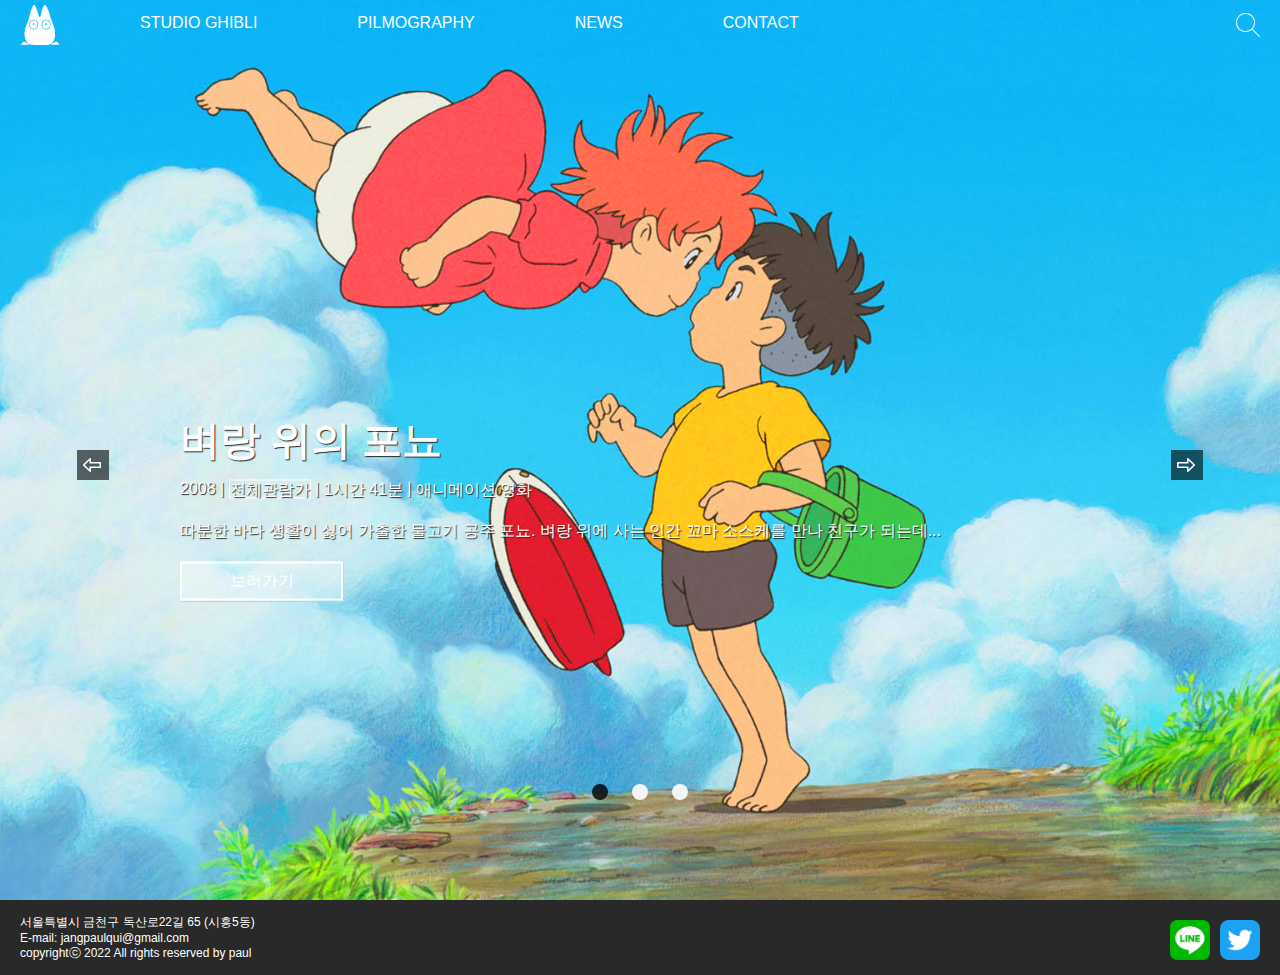
<file: index.html>
<!DOCTYPE html>
<html lang="ko">
<head>
    <meta charset="UTF-8">
    <meta http-equiv="X-UA-Compatible" content="IE=edge">
    <meta name="viewport" content="width=device-width, initial-scale=1.0">
    <title>GHIBLI STUDIO</title>
    <script src="js/script.js"></script>
    <link rel="stylesheet" href="css/common.css">
    <link rel="stylesheet" href="css/style.css">
</head>
<body>
    <!-- 1. header -->
    
    <header>
		<div class="innerBox">
            <h1 class="logo"><a href="#"><img src="images/home.png" alt="ghibli logo"></a></h1>
            <ul id="nav">
                <li><a href="./stdio.html">STUDIO GHIBLI</a></li>
                <li><a href="./pilmo.html">PILMOGRAPHY</a></li>
                <li><a href="./news.html">NEWS</a></li>
                <li><a href="./contact.html">CONTACT</a></li>
            </ul>
			<div class="rightGnb">
                <a href="#"><img src="images/search-thin-24.png" alt="search button"></a>
            </div>
            <!-- ham menu -->
            <!-- <div class="ham"><a href="#"><img src="images/w_ham.png" alt="hamburger button"></a></div>00 -->
            <input class="burger-check" type="checkbox" id="burger-check" />
            <label class="burger-icon" for="burger-check">
                <span class="burger-sticks"></span>
            </label>
            <div class="ham-menu">
            <div class="back"></div>
            <ul class="hamGnb">
                <li><a href="./stdio.html">STUDIO GHIBLI</a></li>
                <li><a href="./pilmo.html">PILMOGRAPHY</a></li>
                <li><a href="./news.html">NEWS</a></li>
                <li><a href="./contact.html">CONTACT</a></li>
            </ul>               
            <ul class="ham-icon">
                <li><a href="#"><img src="images/twitter_icon.png" alt="twitter"></a></li>
                <li><a href="#"><img src="images/line_icon.png" alt="line"></a></li>
            </ul>
</div>
		</div>
	</header>

    <!-- 2. #mainBanner -->
    <div id="mainBanner">
        <div class="bannerWrap">
            <ul class="banner">
                <li class="b1"><a href="#"></a>
                    <div class="wordWrap">
                        <h2 class="title">벼랑 위의 포뇨</h2>
                        <p><span>2008</span> | <span class="sq">전체관람가</span> | <span>1시간 41분</span> | <span>애니메이션 영화</span></p>
                        <p>따분한 바다 생활이 싫어 가출한 물고기 공주 포뇨. 벼랑 위에 사는 인간 꼬마 소스케를 만나 친구가 되는데...</p>
                        <button><a href="./pilmo.html">보러가기</a></button>
                    </div>
                </li>
                <li class="b2"><a href="#"></a>
                    <div class="wordWrap">
                        <h2 class="title">센과 치히로의 행방불명</h2>
                        <p><span>2001</span> | <span class="sq">전체관람가</span> | <span>2시간 5분</span> | <span>애니메이션 영화</span></p>
                        <p>마녀가 지배하는 신비한 세계에 발을 들여놓은 치히로. 마녀에게 거역하는 자는 동물로 변하게 되는데...</p>
                        <button><a href="./pilmo.html">보러가기</a></button>
                    </div>
                </li>
                <li class="b3"><a href="#"></a>
                    <div class="wordWrap">
                        <h2 class="title">하울의 움직이는 성</h2>
                        <p><span>2004</span> | <span class="sq">전체관람가</span> | <span>1시간 59분</span> | <span>도서 원작 애니메이션</span></p>
                        <p>아버지가 물려준 모자 가게를 지키는 수수한 소녀 소피. 전쟁도, 미녀의 심장을 노리는 마법사의 소문도 먼 세상 이야기일 뿐...</p>
                        <button><a href="./pilmo.html">보러가기</a></button>
                    </div>
                </li>
            </ul>
        </div>
        <div class="arrowBtn">
            <a href="#" class="leftBtn"><img src="images/arrow-left-alt-lined-24.png" alt=""></a>
            <a href="#" class="rightBtn"><img src="images/arrow-right-alt-lined-24.png" alt=""></a>
        </div>
        <ul class="pager">
            <li class="active"><a href="#">1</a></li>
            <li><a href="#">2</a></li>
            <li><a href="#">3</a></li>
        </ul>
    </div>
    <!-- 3. footer -->
    <footer>
        <div class="innerBox">
            <div class="footLeft">
                <address>
                    <p>서울특별시 금천구 독산로22길 65 (시흥5동)</p>
                    <p><span>E-mail:</span> jangpaulqui@gmail.com</p>
                    <p class="copy">copyrightⓒ 2022 All rights reserved by paul</p>
                </address>
            </div>
            <ul class="footRight">
                <li><a href="#"><img src="images/line_icon.png" alt="sns icon line"></a></li>
                <li><a href="#"><img src="images/twitter_icon.png" alt="sns icon twitter"></a></li>
            </ul>
        </div>
    </footer>
</body>
</html>
</file>
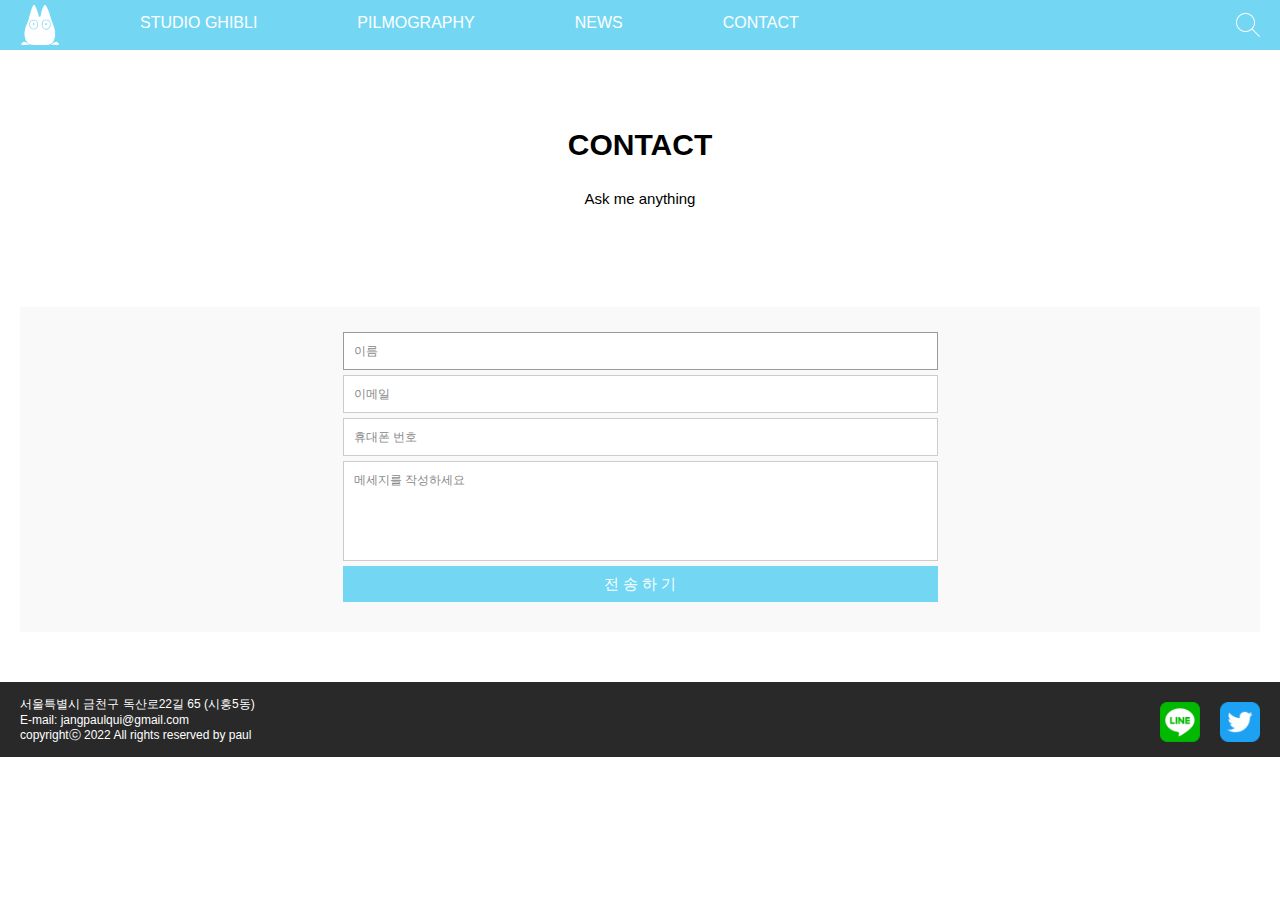
<file: contact.html>
<!DOCTYPE html>
<html lang="ko">
<head>
    <meta charset="UTF-8">
    <meta http-equiv="X-UA-Compatible" content="IE=edge">
    <meta name="viewport" content="width=device-width, initial-scale=1.0">
    <title>GHIBLI STUDIO</title>
    <link rel="stylesheet" href="https://cdn.jsdelivr.net/npm/swiper@8/swiper-bundle.min.css"/>
    <script src="https://cdn.jsdelivr.net/npm/swiper@8/swiper-bundle.min.js"></script>
    <link rel="stylesheet" href="css/contact.css">
</head>
<body>
    <!-- 1. header -->
    
    <header>
		<div class="innerBox">
            <h1 class="logo"><a href="./index.html"><img src="images/home.png" alt="ghibli logo"></a></h1>
            <ul id="nav">
                <li><a href="./stdio.html">STUDIO GHIBLI</a></li>
                <li><a href="./pilmo.html">PILMOGRAPHY</a></li>
                <li><a href="./news.html">NEWS</a></li>
                <li><a href="./contact.html">CONTACT</a></li>
            </ul>
			<div class="rightGnb">
                <a href="#"><img src="images/search-thin-24.png" alt="search button"></a>
            </div>
            <input class="burger-check" type="checkbox" id="burger-check" />
            <label class="burger-icon" for="burger-check">
                <span class="burger-sticks"></span>
            </label>
            <div class="ham-menu">
            <div class="back"></div>
            <ul class="hamGnb">
                <li><a href="./stdio.html">STUDIO GHIBLI</a></li>
                <li><a href="./pilmo.html">PILMOGRAPHY</a></li>
                <li><a href="./news.html">NEWS</a></li>
                <li><a href="./contact.html">CONTACT</a></li>
            </ul>               
            <ul class="ham-icon">
                <li><a href="#"><img src="images/twitter_icon.png" alt="twitter"></a></li>
                <li><a href="#"><img src="images/line_icon.png" alt="line"></a></li>
            </ul>
		</div>
	</header>

    <!-- 2. #container -->
    <div id="container">
        <div class="innerBox">
            <div class="titleWrap">
                <h2>CONTACT</h2>
                <p class="description">Ask me anything</p>
            </div>
            <form id="contact" action="" method="post">
                <fieldset>
                  <input placeholder="이름" type="text" tabindex="1" required autofocus>
                </fieldset>
                <fieldset>
                  <input placeholder="이메일" type="email" tabindex="2" required>
                </fieldset>
                <fieldset>
                  <input placeholder="휴대폰 번호" type="tel" tabindex="3" required>
                </fieldset>
                <fieldset>
                  <textarea placeholder="메세지를 작성하세요" tabindex="5" required></textarea>
                </fieldset>
                <fieldset>
                  <button name="submit" type="submit" id="contact-submit" data-submit="...Sending">전 송 하 기</button>
                </fieldset>
              </form>
        </div>
    </div>
    <!-- 3. footer -->
    <footer>
        <div class="innerBox">
            <div class="footLeft">
                <address>
                    <p>서울특별시 금천구 독산로22길 65 (시흥5동)</p>
                    <p><span>E-mail:</span> jangpaulqui@gmail.com</p>
                    <p class="copy">copyrightⓒ 2022 All rights reserved by paul</p>
                </address>
            </div>
            <ul class="footRight">
                <li><a href="#"><img src="images/line_icon.png" alt="sns icon line"></li>
                <li><a href="#"><img src="images/twitter_icon.png" alt="sns icon twitter"></a></li>
            </ul>
        </div>
    </footer>
</body>
</html>
</file>
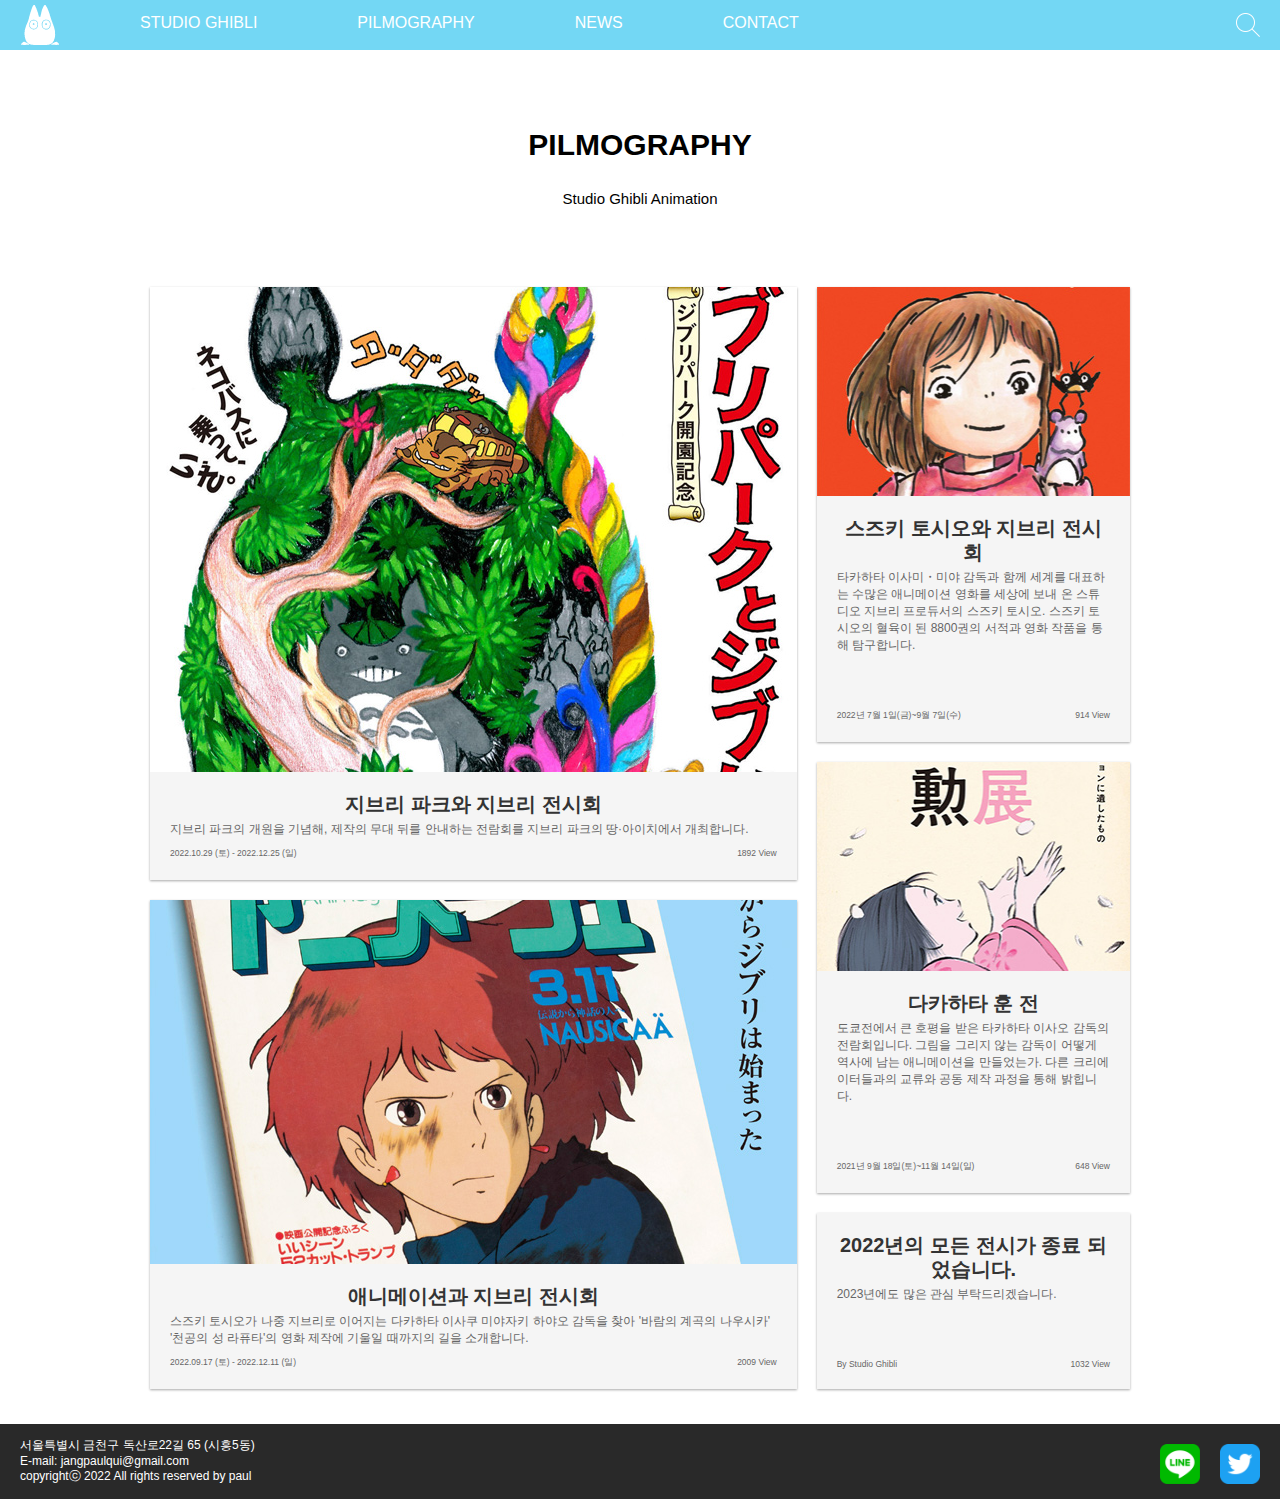
<file: news.html>
<!DOCTYPE html>
<html lang="ko">
<head>
    <meta charset="UTF-8">
    <meta http-equiv="X-UA-Compatible" content="IE=edge">
    <meta name="viewport" content="width=device-width, initial-scale=1.0">
    <title>GHIBLI STUDIO</title>
    <link rel="stylesheet" href="https://cdn.jsdelivr.net/npm/swiper@8/swiper-bundle.min.css"/>
    <script src="https://cdn.jsdelivr.net/npm/swiper@8/swiper-bundle.min.js"></script>
    <link rel="stylesheet" href="css/news.css">
</head>
<body>
    <!-- 1. header -->
    
    <header>
		<div class="innerBox">
            <h1 class="logo"><a href="./index.html"><img src="images/home.png" alt="ghibli logo"></a></h1>
            <ul id="nav">
                <li><a href="./stdio.html">STUDIO GHIBLI</a></li>
                <li><a href="./pilmo.html">PILMOGRAPHY</a></li>
                <li><a href="./news.html">NEWS</a></li>
                <li><a href="./contact.html">CONTACT</a></li>
            </ul>
			<div class="rightGnb">
                <a href="#"><img src="images/search-thin-24.png" alt="search button"></a>
            </div>
            <input class="burger-check" type="checkbox" id="burger-check" />
            <label class="burger-icon" for="burger-check">
                <span class="burger-sticks"></span>
            </label>
            <div class="ham-menu">
            <div class="back"></div>
            <ul class="hamGnb">
                <li><a href="./stdio.html">STUDIO GHIBLI</a></li>
                <li><a href="./pilmo.html">PILMOGRAPHY</a></li>
                <li><a href="./news.html">NEWS</a></li>
                <li><a href="./contact.html">CONTACT</a></li>
            </ul>               
            <ul class="ham-icon">
                <li><a href="#"><img src="images/twitter_icon.png" alt="twitter"></a></li>
                <li><a href="#"><img src="images/line_icon.png" alt="line"></a></li>
            </ul>
		  </div>
		</div>
	</header>
    <!-- 2. main -->
        <div class="titleWrap">
          <h2>PILMOGRAPHY</h2>
          <p class="description">Studio Ghibli Animation</p>
      </div>
      <main class="main columns">
          <section class="column main-column">
            
            <a class="article first-article" href="#">
              <figure class="article-image is-4by3">
                <img src="images/ghiblipark-exhibition-anniversary.jpg" alt="지브리 파크와 지브리 전시회">
              </figure>
              <div class="article-body">
                <h2 class="article-title">지브리 파크와 지브리 전시회</h2>
              <p class="article-content">
                  지브리 파크의 개원을 기념해, 제작의 무대 뒤를 안내하는 전람회를 지브리 파크의 땅·아이치에서 개최합니다.
                </p>
                <div class="article-info">
                  <span>2022.10.29 (토) - 2022.12.25 (일)</span>
                  <span>1892 View</span>
                </div>
              </div>
            </a>
            
            <a class="article" href="#">
              <figure class="article-image is-16by9">
                <img src="images/animage1.jpg" alt="애니메이션과 지브리 전시회">
              </figure>
              <div class="article-body">
                <h2 class="article-title">
                  애니메이션과 지브리 전시회
                </h2>
                <p class="article-content">
                  스즈키 토시오가 나중 지브리로 이어지는 다카하타 이사쿠 미야자키 하야오 감독을 찾아 '바람의 계곡의 나우시카' '천공의 성 라퓨타'의 영화 제작에 기울일 때까지의 길을 소개합니다.
                </p>
                <div class="article-info">
                  <span>2022.09.17 (토) - 2022.12.11 (일)</span>
                  <span>2009 View</span>
                </div>
              </div>
            </a>
              
          </section>
          
          <!-- 1/3 Column -->
          <section class="column">
          
            <a class="article" href="#">
              <figure class="article-image is-3by2">
                <img src="images/suzuki25.jpg" alt="스즈키 토시오와 지브리 전시회">
              </figure>
              <div class="article-body">
                <h2 class="article-title">스즈키 토시오와 지브리 전시회</h2>
                <p class="article-content">
                  타카하타 이사미・미야 감독과 함께 세계를 대표하는 수많은 애니메이션 영화를 세상에 보내 온 스튜디오 지브리 프로듀서의 스즈키 토시오.
                  스즈키 토시오의 혈육이 된 8800권의 서적과 영화 작품을 통해 탐구합니다.
                </p>
                <div class="article-info">
                  <span>2022년 7월 1일(금)~9월 7일(수)</span>
                  <span>914 View</span>
                </div>
              </div>
            </a>
        
            <a class="article" href="#">
              <figure class="article-image is-3by2">
                <img src="images/takahata03.jpg" alt="다카하타 훈 전">
              </figure>
              <div class="article-body">
                <h2 class="article-title">다카하타 훈 전</h2>
                <p class="article-content">
                  도쿄전에서 큰 호평을 받은 타카하타 이사오 감독의 전람회입니다. 그림을 그리지 않는 감독이
                  어떻게
                  역사에 남는 애니메이션을 만들었는가.
                  다른 크리에이터들과의 교류와
                  공동 제작 과정을 통해 밝힙니다.
                </p>
                <div class="article-info">
                  <span>2021년 9월 18일(토)~11월 14일(일)</span>
                  <span>648 View</span>
                </div>
              </div>
            </a>
            
            <a class="article" href="#">
              <div class="article-body">
                <h2 class="article-title">2022년의 모든 전시가 종료 되었습니다.</h2>
                <p class="article-content">
                  2023년에도 많은 관심 부탁드리겠습니다.
                </p>
                <div class="article-info">
                  <span>By Studio Ghibli</span>
                  <span>1032 View</span>
                </div>
              </div>
            </a>
          
          </section>
        
        </main>
    <!-- 3. footer -->
    <footer>
        <div class="innerBox">
            <div class="footLeft">
                <address>
                    <p>서울특별시 금천구 독산로22길 65 (시흥5동)</p>
                    <p><span>E-mail:</span> jangpaulqui@gmail.com</p>
                    <p class="copy">copyrightⓒ 2022 All rights reserved by paul</p>
                </address>
            </div>
            <ul class="footRight">
                <li><a href="#"><img src="images/line_icon.png" alt="sns icon line"></li>
                <li><a href="#"><img src="images/twitter_icon.png" alt="sns icon twitter"></a></li>
            </ul>
        </div>
    </footer>
</body>
</html>
</file>
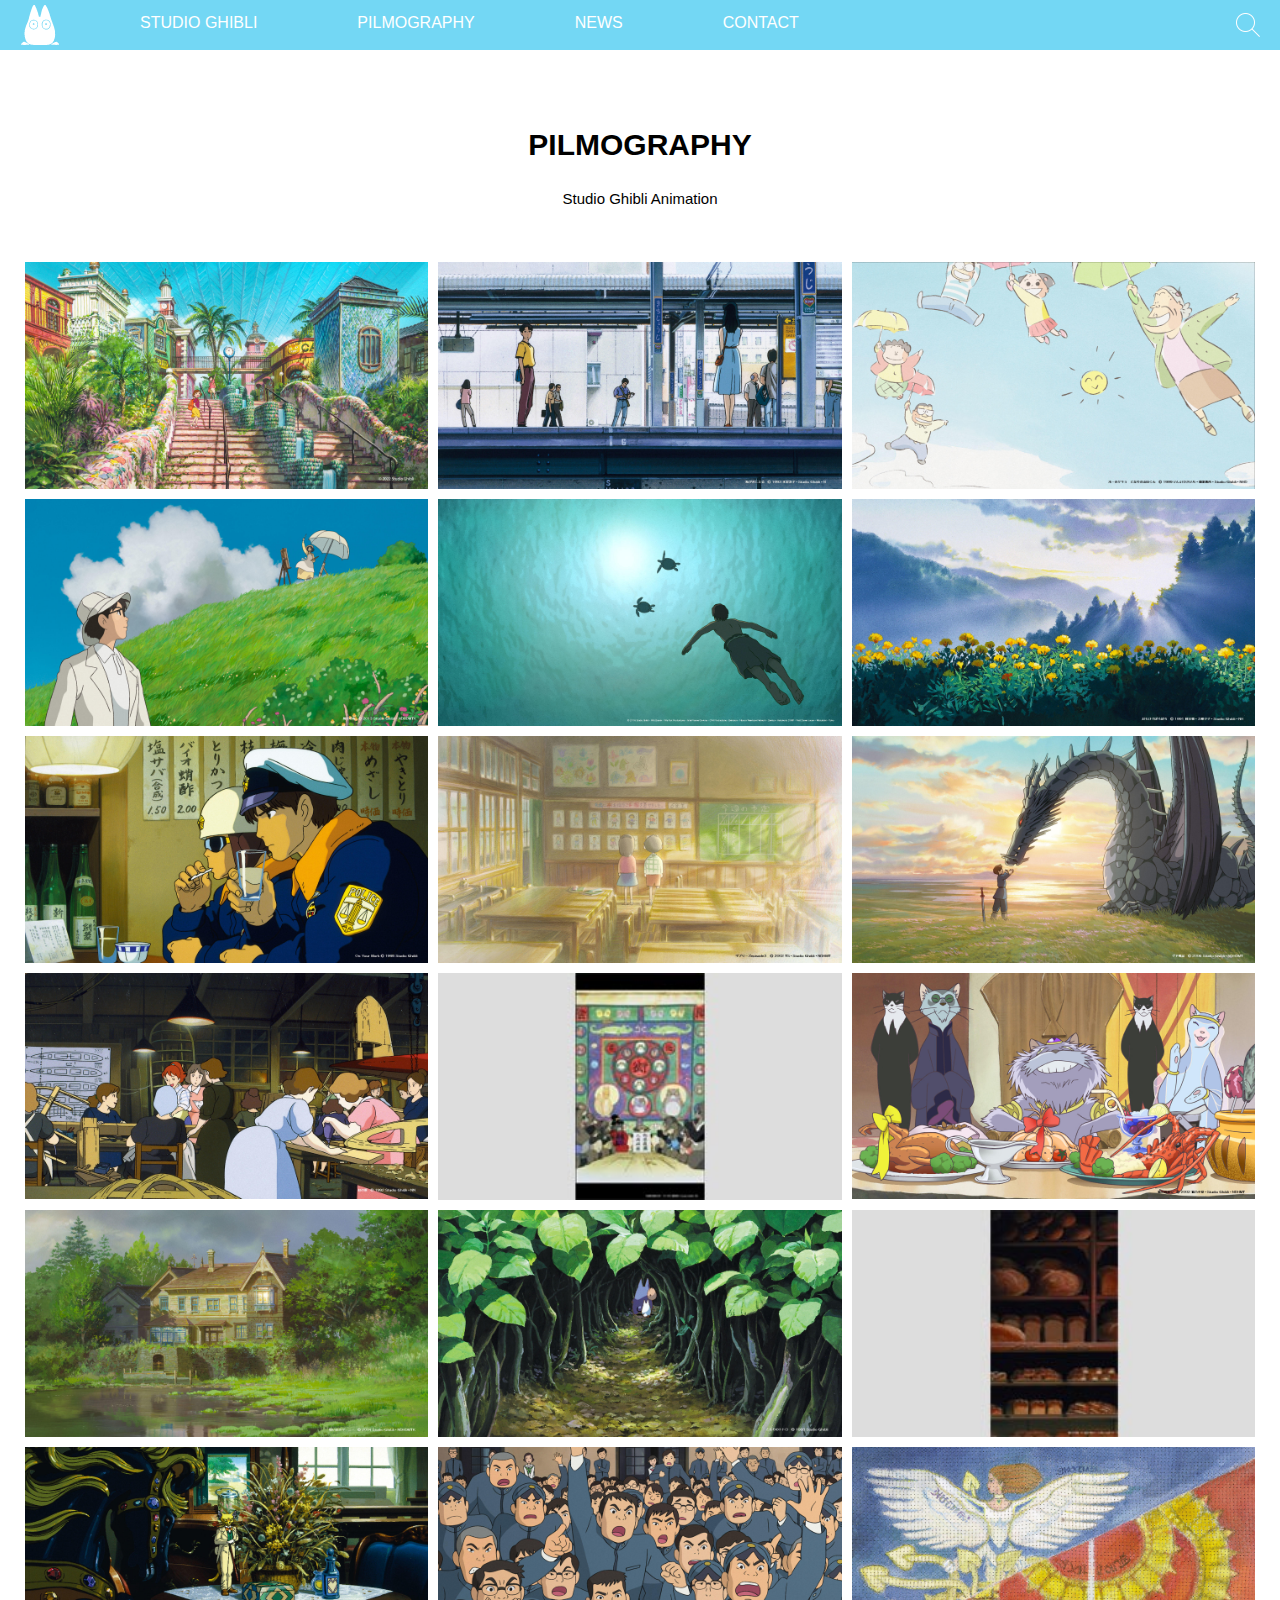
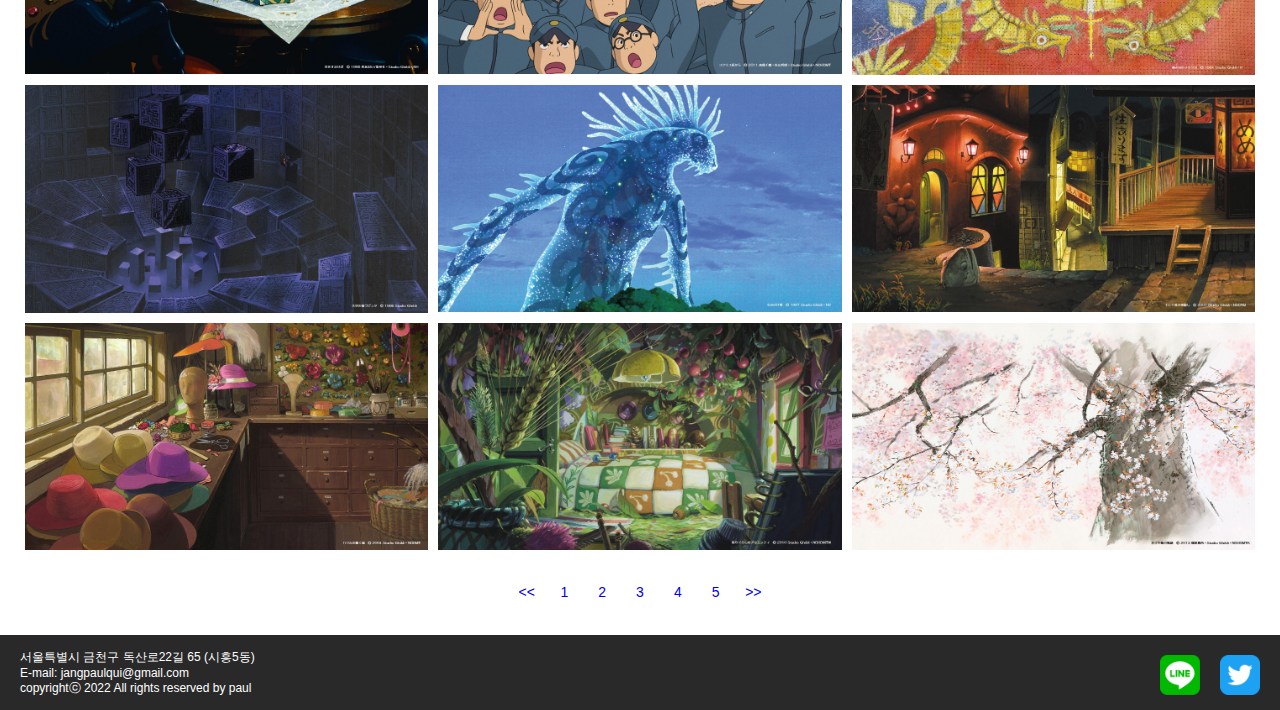
<file: pilmo.html>
<!DOCTYPE html>
<html lang="ko">
<head>
    <meta charset="UTF-8">
    <meta http-equiv="X-UA-Compatible" content="IE=edge">
    <meta name="viewport" content="width=device-width, initial-scale=1.0">
    <title>GHIBLI STUDIO</title>
    <link rel="stylesheet" href="https://cdn.jsdelivr.net/npm/swiper@8/swiper-bundle.min.css"/>
    <script src="https://cdn.jsdelivr.net/npm/swiper@8/swiper-bundle.min.js"></script>
    <link rel="stylesheet" href="css/style-pilmo.css">
</head>
<body>
    <!-- 1. header -->
    
    <header>
		<div class="innerBox">
            <h1 class="logo"><a href="./index.html"><img src="images/home.png" alt="ghibli logo"></a></h1>
            <ul id="nav">
                <li><a href="./stdio.html">STUDIO GHIBLI</a></li>
                <li><a href="./pilmo.html">PILMOGRAPHY</a></li>
                <li><a href="./news.html">NEWS</a></li>
                <li><a href="./contact.html">CONTACT</a></li>
            </ul>
			<div class="rightGnb">
                <a href="#"><img src="images/search-thin-24.png" alt="search button"></a>
            </div>
            <input class="burger-check" type="checkbox" id="burger-check" />
            <label class="burger-icon" for="burger-check">
                <span class="burger-sticks"></span>
            </label>
            <div class="ham-menu">
            <div class="back"></div>
            <ul class="hamGnb">
                <li><a href="./stdio.html">STUDIO GHIBLI</a></li>
                <li><a href="./pilmo.html">PILMOGRAPHY</a></li>
                <li><a href="./news.html">NEWS</a></li>
                <li><a href="./contact.html">CONTACT</a></li>
            </ul>               
            <ul class="ham-icon">
                <li><a href="#"><img src="images/twitter_icon.png" alt="twitter"></a></li>
                <li><a href="#"><img src="images/line_icon.png" alt="line"></a></li>
            </ul>
		</div>
	</header>

    <!-- 2. #container -->
    <div id="container">
        <div class="innerBox">
            <div class="titleWrap">
                <h2>PILMOGRAPHY</h2>
                <p class="description">Studio Ghibli Animation</p>
            </div>
            <ul>
                <li>
                    <a href="#">
                        <div class="screen">
                            <div class="top">지브리파크</div>
                            <div class="bottom">STUDIO GHIBLI</div>
                            <img src="images/0-지브리파크.jpg" alt="">
                        </div>
                    </a>
                </li>
                <li>
                    <a href="#">
                        <div class="screen">
                            <div class="top">바다가 들린다</div>
                            <div class="bottom">STUDIO GHIBLI</div>
                            <img src="images/1-바다가들린다.jpg" alt="바다가 들린다">
                        </div>
                    </a>
                </li>
                <li>
                    <a href="#">
                        <div class="screen">
                            <div class="top">호호케쿄 이웃집 야마다군</div>
                            <div class="bottom">STUDIO GHIBLI</div>
                            <img src="images/2-호호케쿄-이웃집-야마다군.jpg" alt="호호케쿄 이웃집 야마다군">
                        </div>
                    </a>
                </li>
                <li>
                    <a href="#">
                        <div class="screen">
                            <div class="top">바람이 서지 않는다</div>
                            <div class="bottom">STUDIO GHIBLI</div>
                            <img src="images/3-바람이서지않는다.jpg" alt="바람이 서지 않는다">
                        </div>
                        
                    </a>
                </li>
                <li>
                    <a href="">
                        <div class="screen">
                            <div class="top">레드 거북섬의 이야기</div>
                            <div class="bottom">STUDIO GHIBLI</div>
                            <img src="images/4-레드거북섬의이야기.jpg" alt="레드 거북섬의 이야기">
                        </div>
                    </a>
                </li>
                <li>
                    <a href="">
                        <div class="screen">
                            <div class="top">오모히데 포로포로</div>
                            <div class="bottom">STUDIO GHIBLI</div>
                            <img src="images/5-오모히데포로포로.jpg" alt="오모히데 포로포로">
                        </div>
                    </a>
                </li>
                <li>
                    <a href="">
                        <div class="screen">
                            <div class="top">On Your Mark</div>
                            <div class="bottom">STUDIO GHIBLI</div>
                            <img src="images/6-On_Your_Mark.jpg" alt="On Your Mark">
                        </div>
                    </a>
                </li>
                <li>
                    <a href="">
                        <div class="screen">
                            <div class="top">가브리즈 에피소드2</div>
                            <div class="bottom">STUDIO GHIBLI</div>
                            <img src="images/7-가브리즈epsode2.jpg" alt="가브리즈 에피소드2">
                        </div>
                    </a>
                </li>
                <li>
                    <a href="">
                        <div class="screen">
                            <div class="top">게드전기</div>
                            <div class="bottom">STUDIO GHIBLI</div>
                            <img src="images/8-게드전기.jpg" alt="게드전기">
                        </div>
                    </a>
                </li>
                <li>
                    <a href="">
                        <div class="screen">
                            <div class="top">붉은돼지</div>
                            <div class="bottom">STUDIO GHIBLI</div>
                            <img src="images/9-붉은돼지.jpg" alt="붉은돼지">
                        </div>
                    </a>
                </li>
                <li>
                    <a href="">
                        <div class="screen">
                            <div class="top">헤이세이 타인전 폰포코</div>
                            <div class="bottom">STUDIO GHIBLI</div>
                            <img src="images/10-헤이세이타이전폰포코.jpg" alt="헤이세이 타인전 폰포코">
                        </div>
                    </a>
                </li>
                <li>
                    <a href="">
                        <div class="screen">
                            <div class="top">고양이의 보은</div>
                            <div class="bottom">STUDIO GHIBLI</div>
                            <img src="images/11-고양이의보은.jpg" alt="고양이의 보은">
                        </div>
                    </a>
                </li>
                <li>
                    <a href="">
                        <div class="screen">
                            <div class="top">추억의 매니</div>
                            <div class="bottom">STUDIO GHIBLI</div>
                            <img src="images/12-추억의매니.jpg" alt="추억의 매니">
                        </div>
                    </a>
                </li>
                <li>
                    <a href="">
                        <div class="screen">
                            <div class="top">이웃집 토토로</div>
                            <div class="bottom">STUDIO GHIBLI</div>
                            <img src="images/13-이웃집토토로.jpg" alt="이웃집 토토로">
                        </div>
                    </a>
                </li>
                <li>
                    <a href="">
                        <div class="screen">
                            <div class="top">마녀의 택배</div>
                            <div class="bottom">STUDIO GHIBLI</div>
                            <img src="images/13-마녀의택배.jpg" alt="마녀의 택배">
                        </div>
                    </a>
                </li>
                <li>
                    <a href="">
                        <div class="screen">
                            <div class="top">귀를 기울이면</div>
                            <div class="bottom">STUDIO GHIBLI</div>
                            <img src="images/14-귀를기울이면.jpg" alt="귀를 기울이면">
                        </div>
                    </a>
                </li>
                <li>
                    <a href="#">
                        <div class="screen">
                            <div class="top">코쿠리코 비탈에서</div>
                            <div class="bottom">STUDIO GHIBLI</div>
                            <img src="images/15-코쿠리코비탈에서.jpg" alt="코쿠리코 비탈에서">
                        </div>
                    </a>
                </li>
                <li>
                    <a href="#">
                        <div class="screen">
                            <div class="top">바람의계곡 나우시카</div>
                            <div class="bottom">STUDIO GHIBLI</div>
                            <img src="images/16-바람계곡의나우시카.jpg" alt="바람의계곡 나우시카">
                        </div>
                    </a>
                </li>
                <li>
                    <a href="#">
                        <div class="screen">
                            <div class="top">천공의성 라퓨타</div>
                            <div class="bottom">STUDIO GHIBLI</div>
                            <img src="images/17-천공의성라퓨타.jpg" alt="천공의성 라퓨타">
                        </div>
                    </a>
                </li>
                <li>
                    <a href="#">
                        <div class="screen">
                            <div class="top">모노노케 히메</div>
                            <div class="bottom">STUDIO GHIBLI</div>
                            <img src="images/18-모노노케히메.jpg" alt="모노노케 히메">
                        </div>
                    </a>
                </li>
                <li>
                    <a href="#">
                        <div class="screen">
                            <div class="top">센과 치히로의 행방불명</div>
                            <div class="bottom">STUDIO GHIBLI</div>
                            <img src="images/19-센과치히로의행방불명.jpg" alt="센과 치히로의 행방불명">
                        </div>
                    </a>
                </li>
                <li>
                    <a href="#">
                        <div class="screen">
                            <div class="top">하울의 움직이는 성</div>
                            <div class="bottom">STUDIO GHIBLI</div>
                            <img src="images/20-하울의움직이는성.jpg" alt="하울의 움직이는 성">
                        </div>
                    </a>
                </li>
                <li>
                    <a href="#">
                        <div class="screen">
                            <div class="top">빌려주는 아리에티</div>
                            <div class="bottom">STUDIO GHIBLI</div>
                            <img src="images/21-빌려주는아리에티.jpg" alt="빌려주는 아리에티">
                        </div>
                    </a>
                </li>
                <li>
                    <a href="#">
                        <div class="screen">
                            <div class="top">카구야공주 이야기</div>
                            <div class="bottom">STUDIO GHIBLI</div>
                            <img src="images/22-카구야공주이야기.jpg" alt="카구야공주 이야기">
                        </div>
                    </a>
                </li>
            </ul>
            <div class="page">
                <a href="#"><<</a>
                <a href="#">1</a>
                <a href="#">2</a>
                <a href="#">3</a>
                <a href="#">4</a>
                <a href="#">5</a>
                <a href="#">>></a>
            </div>
        </div>
    </div>
    

    <!-- 3. footer -->
    <footer>
        <div class="innerBox">
            <div class="footLeft">
                <address>
                    <p>서울특별시 금천구 독산로22길 65 (시흥5동)</p>
                    <p><span>E-mail:</span> jangpaulqui@gmail.com</p>
                    <p class="copy">copyrightⓒ 2022 All rights reserved by paul</p>
                </address>
            </div>
            <ul class="footRight">
                <li><a href="#"><img src="images/line_icon.png" alt="sns icon line"></li>
                <li><a href="#"><img src="images/twitter_icon.png" alt="sns icon twitter"></a></li>
            </ul>
        </div>
    </footer>
</body>
</html>
</file>
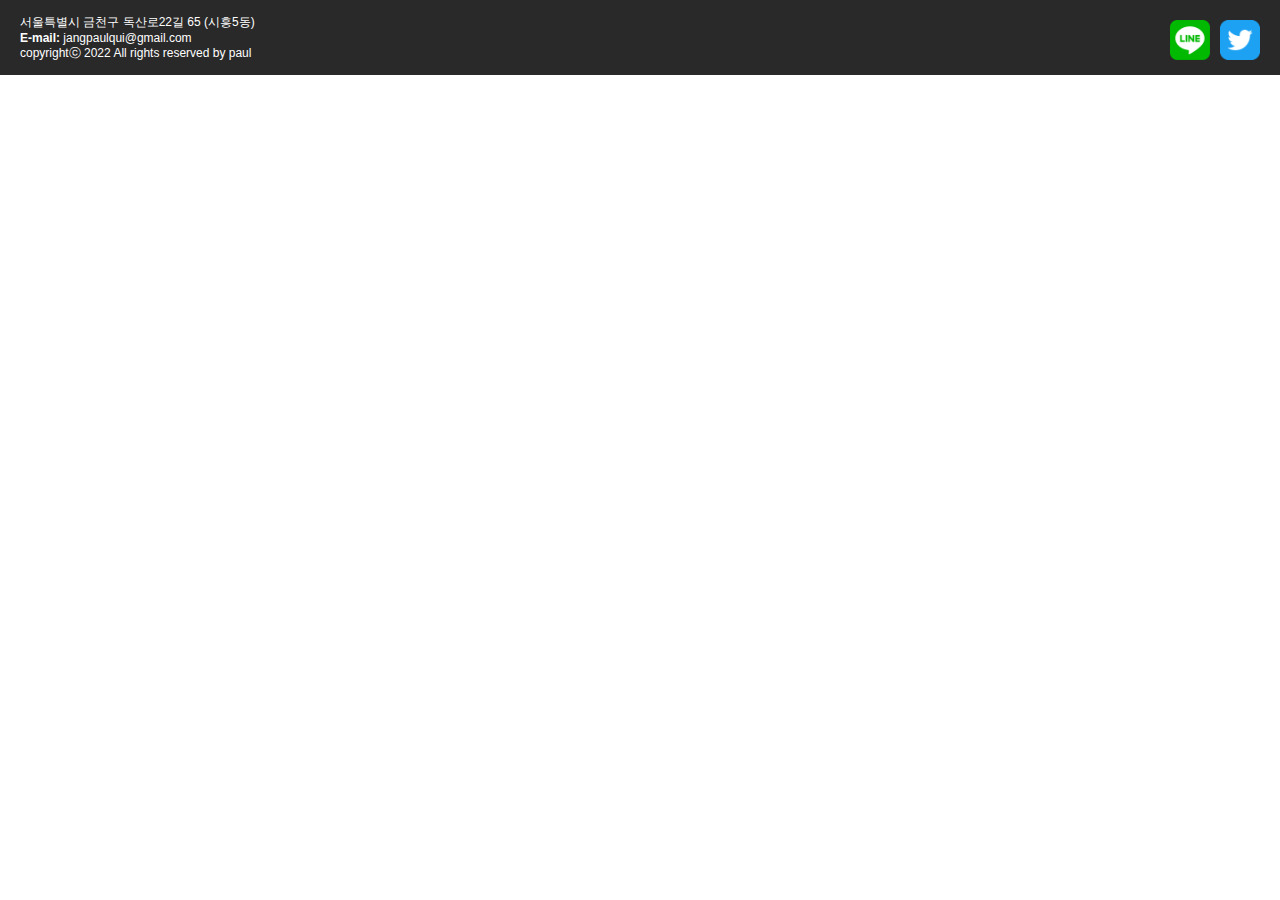
<file: stdio.html>
<!DOCTYPE html>
<html lang="ko">
<head>
    <meta charset="UTF-8">
    <meta http-equiv="X-UA-Compatible" content="IE=edge">
    <meta name="viewport" content="width=device-width, initial-scale=1.0">
    <title>GHIBLI STUDIO</title>
    
    <script src="js/script.js"></script>
    <link rel="stylesheet" href="css/common.css">
    <link rel="stylesheet" href="css/style.css">
</head>
<body>
    <!-- 1. header -->
    
    <header>
		<div class="innerBox">
            <h1 class="logo"><a href="#"><img src="images/home.png" alt="ghibli logo"></a></h1>
            <ul id="nav">
                <li><a href="#">STUDIO GHIBLI</a></li>
                <li><a href="#">PILMOGRAPHY</a></li>
                <li><a href="#">NEWS</a></li>
                <li><a href="#">CONTACT</a></li>
            </ul>
			<div class="rightGnb">
                <a href="#"><img src="images/search-thin-24.png" alt="search button"></a>
            </div>
            <div class="ham"><a href="#"><img src="images/w_ham.png" alt="hamnurger button"></a></div>
		</div>
	</header>

    <!-- 2. #mainBanner -->
    
    <!-- 3. footer -->
    <footer>
        <div class="innerBox">
            <div class="footLeft">
                <address>
                    <p>서울특별시 금천구 독산로22길 65 (시흥5동)</p>
                    <p><strong>E-mail:</strong> jangpaulqui@gmail.com</p>
                    <p class="copy">copyrightⓒ 2022 All rights reserved by paul</p>
                </address>
            </div>
            <ul class="footRight">
                <li><a href="#"><img src="images/line_icon.png" alt="sns icon line"></a></li>
                <li><a href="#"><img src="images/twitter_icon.png" alt="sns icon twitter"></a></li>
            </ul>
        </div>
    </footer>
</body>
</html>
</file>
<file: css/common.css>
* {
  margin: 0;
  padding: 0;
  box-sizing: border-box;
  vertical-align: top;
}

li {
  list-style: none;
}

a {
  text-decoration: none;
}

html, body {
  font-size: 10px;
  font-family: "Roboto Mono", sans-serif;
  width: 100%;
}
</file>
<file: css/style.css>
/* 공통 */
.innerBox {
    max-width: 1600px; 
    /* background-color: rgba(255,0,0,0.3); */
    margin: 0 auto;
    padding: 0 2em;
    position: relative;
}

/* 없애기 */
.ham {display: none;}

.ham-menu {display: none;}

.burger-check {display: none;}

.burger-icon {display: none;}

/* 1. header */
header .innerBox {display: flex; justify-content: flex-start; align-items: center ;z-index:999;}

header {width: 100%; height: 0;}

header img {margin-top: 5px;}

header #nav {display: flex;}

header #nav > li {margin-left:60px; padding:0 20px;}

header #nav > li a {color: #fff; font-size: 16px; }
    
header #nav > li:hover a {font-weight: bold; transition: 2s}

header .rightGnb {position: absolute; right: 0; padding-right:20px;}

/* 2. #mainBanner */
#mainBanner {width: 100%; height: 100vh; /*height: calc(100vh - 75px);*/ min-height: 600px;}

.bannerWrap {height: 100%; overflow: hidden;}

.banner {width: 300%; height: 100%; display: flex;}

.banner > li {height: 100%; flex: 1;  background-size: cover; background-position: center center;}

.banner > .b1 {background-image: url(../images/pc-main.png);}

.banner > .b2 {background-image: url(../images/pc-main1.png);}

.banner > .b3 {background-image: url(../images/pc-main2.png);}

.banner .wordWrap {
    max-width: 100%; 
    position:relative;
    /* padding: 20em; */
    padding-left: 18em;
    padding-top: 10em;
    top: 50%;
    left: 50%;
    transform: translate(-50%, -50%);
}

.banner .title {
    font-size: 40px; 
    font-weight: bold; 
    color: #fff; 
    text-shadow: 1px 1px 1px #292929;
    line-height: 2;
}

.banner p {
    font-size: 16px;
    display: block;
    color: #fff;
    text-shadow: 1px 1px 1px #292929;
    margin-bottom: 2rem;
    width: 80%;
}

.banner p .sq {border: 1px solid #fff;}

.banner button {
    position: relative;
    top: 46%;
    width: 163px;
    height: 39px;
    border: 2px solid #fff;
    background: rgba(255,255,255,0.3);
    box-shadow: 1px 1px 1px #ccc;
}

.banner button:hover {
    background: #fff;
    transition: 0.5s;

}

.banner button:hover a {color: #000; font-weight: bold;}

.banner button a {
    font-size: 16px;
    color: #fff;
}

.arrowBtn>.leftBtn {
    display: block; 
    width: 32px; 
    height: 30px; 
    background: rgba(0,0,0,0.6);
    position: absolute; 
    top: 50%; 
    left: 6%; 
}

.arrowBtn>.leftBtn:hover {
    background: #000;
}

.arrowBtn>.leftBtn img {padding: 3px;}

.arrowBtn>.rightBtn {
    display: block; 
    width: 32px; 
    height: 30px; 
    background: rgba(0,0,0,0.6);
    position: absolute; 
    top: 50%; 
    right: 6%; 
}

.arrowBtn>.rightBtn:hover {
    background: #000;
}

.arrowBtn>.rightBtn img {padding: 3px;}

.pager { 
    position: absolute; bottom: 10em; left: 50%; transform: translateX(-50%); 
    display: flex; column-gap: 24px; opacity: 0.9;
}

.pager > li > a {
    display: block; width: 16px; height: 16px; background: #fff; 
    text-align: center; text-indent: -9999px; border-radius: 50%;
}

.pager > .active > a {background: rgba(0,0,0,0.9); color: #fff;}

/* footer */
footer {width: 100%; background: #292929; z-index:999; position: relative; bottom: 0;}

footer .innerBox {display: flex; justify-content: space-between; align-items: center; height: 75px;}

footer .footRight {display: flex; align-items: center; column-gap: 10px; padding-top:5px;}

footer .footRight img{width: 40px; }

footer address {font-style: normal;}

footer p {color: #fff; font-size: 12px;}

/****************************** responsive ******************************/

/****************************** 1279px ******************************/
@media screen and (max-width: 1279px){
    /* 사이즈 변환 */
header .innerBox {padding: 0 2em;}

.arrowBtn>.leftBtn {
    left: 3%; 
}

.arrowBtn>.rightBtn {
    right: 3%; 
}

.ham-menu {
    position: absolute;
    top: 0;
    right: 0;
    height: 100%;
    max-width: 0;
    transition: 0.5s ease;
    z-index: 1;
    background-color: #73D7F4;
    }

.back {width: 500px;}

.hamGnb {overflow: hidden;}

.hamGnb li {
    padding: 35px 10px;
    border-bottom: 1px solid #fff;
    }

.hamGnb li:first-child {
    margin-top: 50px;
    border-top: 1px solid #fff;
}

.hamGnb li a {
    color: #fff;
    font-size: 2em;
    font-weight: bold;
    word-wrap: normal;
    }

.hamGnb li:hover a {
    color: #292929;
    transition: all 0.5s;
    }

    .hamGnb li:hover {
        background: #fff;
    }

.ham-icon {display: flex; column-gap: 10px; justify-content: flex-end; overflow: hidden; margin-right: 10px;}

.ham-icon > li {width: 30px; border: none;}

.ham-icon > li a img {width: 30px;}

.burger-icon {
cursor: pointer;
display: inline-block;
position: absolute;
z-index: 2;
padding: 0 2em;
top: 50%;
right: 0%;
user-select: none;
width: auto;
margin: 0;
}

.burger-icon .burger-sticks {
background: #fff;
display: block;
height: 2px;
position: relative;
transition: background .2s ease-out;
width: 25px;
}

.burger-icon .burger-sticks:before,
.burger-icon .burger-sticks:after {
background: #fff;
content: '';
display: block;
height: 100%;
position: absolute;
transition: all .2s ease-out;
width: 100%;
}

.burger-icon .burger-sticks:before {
top: 5px;
}

.burger-icon .burger-sticks:after {
top: -5px;
}

.burger-check {
display: none;
}

.burger-check:checked~.ham-menu {
max-width: 60%;
height: 100vh;
}

.burger-check:checked~.burger-icon .burger-sticks {
background: transparent;
}

.burger-check:checked~.burger-icon .burger-sticks:before {
transform: rotate(-45deg);
}

.burger-check:checked~.burger-icon .burger-sticks:after {
transform: rotate(45deg);
}

.burger-check:checked~.burger-icon:not(.steps) .burger-sticks:before,
.burger-check:checked~.burger-icon:not(.steps) .burger-sticks:after {
top: 0;
}

/* 나타내기 */
.ham {display: block; position: absolute; right: 0; padding: 0 2em;}

.ham-menu {display: block;}

/* .burger-check {display: block;} */

.burger-icon {display: block;}

/* 없애기 */
header #nav {display: none;}

header .rightGnb {display: none;}
}

/****************************** 1020px ******************************/
@media screen and (max-width: 1020px){
    /* 사이즈 변환 */

    /* 나타내기 */

    /* 없애기 */
}

/****************************** 767px ******************************/
@media screen and (max-width: 767px){
    /* 사이즈 변환 */
    .banner .title {font-size: 3em;}

    .banner p {width: 60%;}

    .banner .wordWrap {margin: 0 auto;}
    /* 나타내기 */
    /* 없애기 */
}

/****************************** 640px ******************************/
@media screen and (max-width: 640px){
    /* 사이즈 변환 */
    /* 나타내기 */
    /* 없애기 */
}

/****************************** 480px ******************************/
@media screen and (max-width: 480px){
    /* 사이즈 변환 */
    .banner .title {
        font-size: 2.5em;
        width: 100%;
        line-height: 36px;
        padding-bottom: 15px;
    }

    .banner .wordWrap {
        top: 45%;
        left: 33%;
    }

    .banner p {width: 100%;}
    /* 나타내기 */
    /* 없애기 */
}

/****************************** 390px ******************************/
@media screen and (max-width: 390px){
    /* 사이즈 변환 */
    .banner .title {
        font-size: 2.2em;
        line-height: 36px;
    }

    .banner .wordWrap {
        top: 45%;
        left: 25%;
    }

    .banner p {width: 100%;}

    footer {height: 12vh;}

    footer .footLeft {margin-top: 35px;}

    footer .footRight {column-gap: 2px; margin-top: 35px;}

    footer .footRight img{width: 40px; }

    footer address {font-style: normal;}

    footer p {color: #fff; font-size: 12px;}
    /* 나타내기 */
    /* 없애기 */
}
</file>
<file: css/contact.css>
@import url("./style.css");
@import url("./common.css");
@import url("./style-pilmo.css");

/* 1. header */
header {background:#73D7F4; height: 50px;}

/* 2. container */
.container {
	max-width:400px;
	width:100%;
	margin:0 auto;
	position:relative;
}

#contact input[type="text"], #contact input[type="email"], #contact input[type="tel"], #contact input[type="url"], #contact textarea, #contact button[type="submit"] { font:400 12px/16px "Open Sans", Helvetica, Arial, sans-serif; }

#contact {
	background:#F9F9F9;
	padding:25px;
	margin:50px 0;
}

fieldset {
	border: medium none !important;
	margin: 0 0 10px;
	min-width: 50%;
	padding: 0;
	width: 50%;
    margin: 0 auto;
}

#contact input[type="text"], #contact input[type="email"], #contact input[type="tel"], #contact input[type="url"], #contact textarea {
	width:100%;
	border:1px solid #CCC;
	background:#FFF;
	margin:0 0 5px;
	padding:10px;
}

#contact input[type="text"]:hover, #contact input[type="email"]:hover, #contact input[type="tel"]:hover, #contact input[type="url"]:hover, #contact textarea:hover {
	-webkit-transition:border-color 0.3s ease-in-out;
	-moz-transition:border-color 0.3s ease-in-out;
	transition:border-color 0.3s ease-in-out;
	border:1px solid #AAA;
}

#contact textarea {
	height:100px;
	max-width:100%;
  resize:none;
}

#contact button[type="submit"] {
	cursor:pointer;
	width:100%;
	border:none;
	background:#73D7F4;
	color:#FFF;
	margin:0 0 5px;
	padding:10px;
	font-size:15px;
}

#contact button[type="submit"]:hover {
	background:#09C;
	-webkit-transition:background 0.3s ease-in-out;
	-moz-transition:background 0.3s ease-in-out;
	transition:background-color 0.3s ease-in-out;
}

#contact button[type="submit"]:active { box-shadow:inset 0 1px 3px rgba(0, 0, 0, 0.5); }

#contact input:focus, #contact textarea:focus {
	outline:0;
	border:1px solid #999;
}
::-webkit-input-placeholder {
 color:#888;
}
:-moz-placeholder {
 color:#888;
}
::-moz-placeholder {
 color:#888;
}
:-ms-input-placeholder {
 color:#888;
}
/* 3. footer */
</file>
<file: css/news.css>
@import url("./style.css");
@import url("./common.css");

/* 1. header */
header {background:#73D7F4; height: 50px;}


/* 2.main */

.titleWrap {
    padding: 50px;
}

h2 {
    font-size: 3em;
    text-align: center;
    line-height: 3;
}

.description {
    text-align: center;
    font-size: 1.5em;
}

.main {
    margin: 0 auto;
    max-width: 1040px;
    padding: 20px;
  }
  
.column {
    display: flex;
    flex-direction: column;
    flex: 1;
}

.main-column {
    flex: 2;
}

.article {
    display: flex;
    flex-direction: column;
    flex: 1;
    flex-basis: auto;
    background: #f5f5f5; 
    color: #666;
    margin: 10px;
    box-shadow: 0 1px 3px rgba(0,0,0,0.12), 0 1px 2px rgba(0,0,0,0.24);
}

.article:hover,
.article:focus {
    box-shadow: 0 14px 28px rgba(0,0,0,.25), 0 10px 10px rgba(0,0,0,.22);
    color: #666;
}

.article-image {
    background: #eee;
    display: block;
    padding-top: 75%;
    position: relative;
    width: 100%;
}

.article-image img {
    display: block;
    height: 100%;
    width: 100%;
    left: 0;
    top: 0;
    position: absolute;
}

.article-image.is-3by2 {
    padding-top: 66.6666%;
}

.article-image.is-16by9 {
    padding-top: 56.25%;
}

.article-body {
    display: flex;
    flex: 1;
    flex-direction: column;
    padding: 20px;
}

.article-title {
    color: #333;
    flex-shrink: 0;
    font-size: 2em;
    font-weight: bold;
    font-weight: 700;
    line-height: 1.2;
}

.article-content {
    flex: 1;
    margin-top: 5px;
    font-size: 1.2em;
}

.article-info {
    display: flex;
    font-size: 0.85em;
    justify-content: space-between;
    margin-top: 10px;
}

/* 3. footer */
footer {
    position: relative; 
    width: 100%; 
    bottom: 0; 
    margin-top: 5px;
}

@media screen and (min-width: 750px) {
    .columns, 
    .column {
        display: flex;
    }
}
</file>
<file: css/style-pilmo.css>
@import url("./style.css");
@import url("./common.css");

img {vertical-align: top;}

/* 1. header */
header {background:#73D7F4; height: 50px;}

/* 2. #container */
#container {
    width: 100%;
    margin: 0 auto;
}

#container .titleWrap {
    padding: 50px;
}

#container h2 {
    font-size: 3em;
    text-align: center;
    line-height: 3;
}

#container .description {
    text-align: center;
    font-size: 1.5em;
}

#container ul {font-size: 0;}

#container ul > li {
    display: inline-block;
    vertical-align: top;
    width: 33.33%;
}

#container ul > li > a {
    display: block;
    width: auto;
    margin: 5px;
}

.screen {
    position: relative;
    overflow: hidden;
}

.screen .top {
    position:absolute;
    bottom: 150%;
    left: 30px;
    z-index: 2;
    color: #fff;
    font-size: 2.3rem;
    font-weight: 900;
    transition: all .35s;
}

.screen .bottom {
    position: absolute;
    top: 150%;
    left: 30px;
    z-index: 2;
    color: #fff;
    font-size: 12px;
    transition: all .35s;
}

.screen img {
    width: 100%;
}

.screen::after {
    content: '';
    display: block;
    position: absolute;
    top: 0;
    left: 0;
    width: 100%;
    height: 100%;
    background: rgba(0,0,0,0.5);
    z-index: 1;
    opacity: 0;
    transition: all .35s;
}

ul > li > a:hover .screen::after {
    opacity: 1;
}

ul > li > a:hover .top {
    bottom: 52%;
}
ul > li > a:hover .bottom {
    top: 52%;
}

.page {
    position: relative;
    text-align: center;
    padding: 20px 0;
}

.page a {
    display: inline-block;
    width: 35px;
    height: 35px;
    line-height: 35px;
    font-size: 14px;
}

.page a:hover {
    background: #73D7F4;
    color: #fff;
}

/* 3. footer */
footer {
    position: relative; 
    width: 100%; 
    bottom: 0; 
    margin-top: 5px;
}

/****************************** responsive ******************************/

/****************************** 1279px ******************************/
@media screen and (max-width: 1279px){
    /* 사이즈 변환 */
    #container .innerBox {padding: 0;}
    #container ul > li {
        width: 50%;
    }

    /* 나타내기 */

    /* 없애기 */

}

/****************************** 1020px ******************************/
@media screen and (max-width: 1020px){
    /* 사이즈 변환 */

    /* 나타내기 */

    /* 없애기 */
}

/****************************** 767px ******************************/
@media screen and (max-width: 767px){
    /* 사이즈 변환 */
    
    /* 나타내기 */
    /* 없애기 */
}

/****************************** 640px ******************************/
@media screen and (max-width: 640px){
    /* 사이즈 변환 */
    /* 나타내기 */
    /* 없애기 */
}

/****************************** 480px ******************************/
@media screen and (max-width: 480px){
    /* 사이즈 변환 */
    #container ul > li {
        width: 100%;
    }
    
    .screen .top {
        position:absolute;
        bottom: 150%;
        left: 30px;
        z-index: 2;
        color: #fff;
        font-size: 2.3rem;
        font-weight: 900;
        transition: all .35s;
    }
    
    .screen .bottom {
        position: absolute;
        top: 150%;
        left: 30px;
        z-index: 2;
        color: #fff;
        font-size: 12px;
        transition: all .35s;
    }
    /* 나타내기 */
    /* 없애기 */
}

/****************************** 390px ******************************/
@media screen and (max-width: 390px){
    /* 사이즈 변환 */
    
    /* 나타내기 */
    /* 없애기 */
}
</file>
